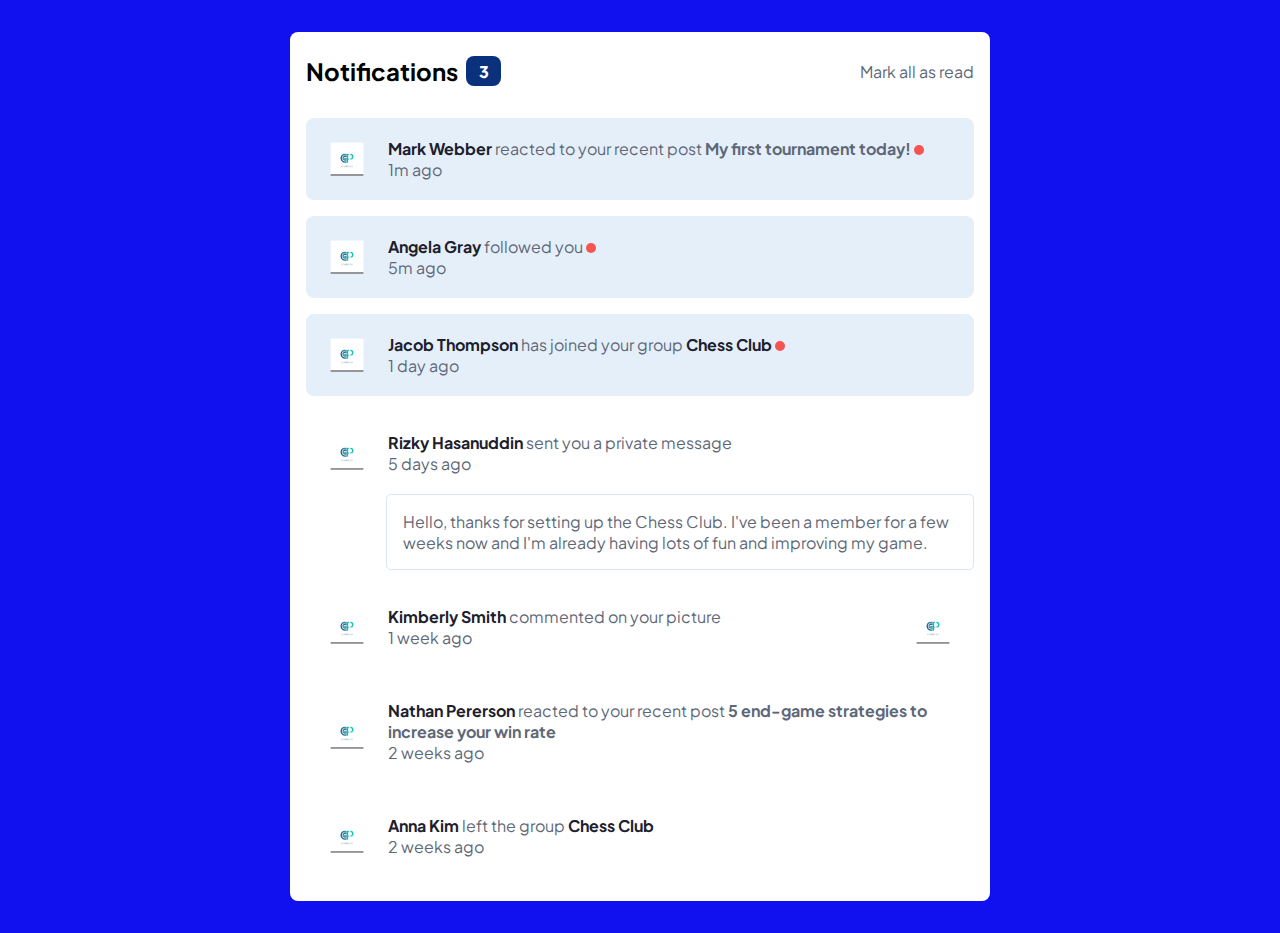
<file: USER_DASH/notification.html>
<!DOCTYPE html>
<html lang="en">
  <head>
    <meta charset="UTF-8" />
    <meta name="viewport" content="width=device-width, initial-scale=1.0" />


    <!-- displays site properly based on user's device -->
    <link
      rel="icon"
      type="image/png"
      sizes="32x32"
      href="./images/favicon-32x32.png"
    />

    <link rel="stylesheet" href="/USER_DASH/css/notification.css"/>
    <title>Frontend Mentor | Notifications page</title>
  </head>
  <body>
    <div class="container">
      <header>
        <div class="notif_box">
          <h2 class="title">Notifications</h2>
          <span id="notifes"></span>
        </div>
        <p id="mark_all">Mark all as read</p>
      </header>
      <main>
        <div class="notif_card unread">
          <img src="/assets/images/logo.png" alt="avatar" />
          <div class="description">
            <p class="user_activity">
              <strong>Mark Webber</strong> reacted to your recent post
              <b>My first tournament today!</b>
            </p>
            <p class="time">1m ago</p>
          </div>
        </div>
        <div class="notif_card unread">
          <img src="/assets/images/logo.png" alt="avatar" />
          <div class="description">
            <p class="user_activity">
              <strong>Angela Gray</strong> followed you
            </p>
            <p class="time">5m ago</p>
          </div>
        </div>
        <div class="notif_card unread">
          <img src="/assets/images/logo.png" alt="avatar" />
          <div class="description">
            <p class="user_activity">
              <strong>Jacob Thompson</strong> has joined your group
              <strong class="link">Chess Club</strong>
            </p>
            <p class="time">1 day ago</p>
          </div>
        </div>
        <div>
          <div class="notif_card">
          <div class="message_card">
            <img
            src="/assets/images/logo.png"
            alt="avatar"
          />
          <div class="description">
            <p class="user_activity">
              <strong>Rizky Hasanuddin</strong> sent you a private message
            </p>
            <p class="time">5 days ago</p>
          </div>
          </div>
        </div>
        <div class="message">
              <p>
                Hello, thanks for setting up the Chess Club. I've been a member
                for a few weeks now and I'm already having lots of fun and
                improving my game.
              </p>
            </div>
        </div>
        
        <div class="notif_card">
          <img src="/assets/images/logo.png" alt="avatar" />
          <div class="description">
            <p class="user_activity">
              <strong>Kimberly Smith</strong> commented on your picture
            </p>
            <p class="time">1 week ago</p>
          </div>
          <img src="/assets/images/logo.png" class="chess_img" alt="chess" />
        </div>
        <div class="notif_card">
          <img src="/assets/images/logo.png" alt="avatar" />
          <div class="description">
            <p class="user_activity">
              <strong>Nathan Pererson</strong> reacted to your recent post
              <b>5 end-game strategies to increase your win rate</b>
            </p>
            <p class="time">2 weeks ago</p>
          </div>
        </div>
        <div class="notif_card">
          <img src="/assets/images/logo.png" alt="avatar" />
          <div class="description">
            <p class="user_activity">
              <strong>Anna Kim</strong> left the group
              <strong class="link">Chess Club</strong>
            </p>
            <p class="time">2 weeks ago</p>
          </div>
        </div>
      </main>
    </div>

    <script src="/USER_DASH/js/notifications.js"></script>
  </body>
</html>
</file>
<file: USER_DASH/css/notification.css>
@import url("https://fonts.googleapis.com/css2?family=Plus+Jakarta+Sans:wght@500;800&display=swap");
:root {
  --Red: hsl(1, 90%, 64%);
  --Blue: hsl(219, 85%, 26%);
  --White: hsl(0, 0%, 100%);
  --Very-light-grayish-blue: hsl(210, 60%, 98%);
  --Light-grayish-blue-1: hsl(211, 68%, 94%);
  --Light-grayish-blue-2: hsl(205, 33%, 90%);
  --Grayish-blue: hsl(219, 14%, 63%);
  --Dark-grayish-blue: hsl(219, 12%, 42%);
  --Very-dark-blue: hsl(224, 21%, 14%);
  --main-color: #000;
}
* {
  font-family: "Plus Jakarta Sans", sans-serif;
  padding: 0;
  margin: 0;
  box-sizing: border-box;
}

body {
  min-height: 100vh;
  display: flex;
  justify-content: center;
  /* background-color: var(--Very-light-grayish-blue); */
  background-color: #00ee;
}
.container {
  margin: 2rem;
  width: 700px;
  background-color: var(--White);
  padding: 1.5rem 1rem;
  border-radius: 0.5rem;
}
header {
  display: flex;
  align-items: center;
  justify-content: space-between;
  margin-bottom: 2rem;
}
.notif_box {
  display: flex;
  align-items: center;
}
#notifes {
  background-color: var(--Blue);
  margin-left: 0.5rem;
  width: 35px;
  display: flex;
  align-items: center;
  justify-content: center;
  height: 30px;
  color: var(--White);
  font-weight: 800;
  border-radius: 0.5rem;
}
#mark_all {
  cursor: pointer;
}
#mark_all:hover {
  color: var(--Blue);
}
p {
  color: var(--Dark-grayish-blue);
}
main {
  display: flex;
  flex-direction: column;
  gap: 1rem;
}
.notif_card {
  display: flex;
  align-items: center;
  border-radius: 0.5rem;
  padding: 1rem;
}
img{
  width: 50px;
}
.description{
  margin-left: 1rem;
  display: flex;
  flex-direction: column;
  justify-content: space-between;
}
strong{
  color: var(--Very-dark-blue);
  cursor: pointer;
}
strong:hover{
  color: var(--Blue);
}
.unread{
  background-color: var(--Light-grayish-blue-1) !important;
}
.unread p:first-of-type::after{
  content: " ";
  background-color: var(--Red);
  width: 10px;
  height: 10px;
  display: inline-block;
  border-radius: 50%;
}
.message_card{
  display: flex;
  align-items: center;

}
.message{
  padding: 1rem;
  border: 1px solid var(--Light-grayish-blue-2);
  border-radius: .3rem;
  cursor: pointer;
  margin: 0 0 0 5rem;
}
.message:hover{
  background-color: var(--Light-grayish-blue-1);
}
.chess_img{
margin-left: auto;
}

@media screen and (max-width:550px) {
  .container{
    margin: 0;
  }
}
</file>
